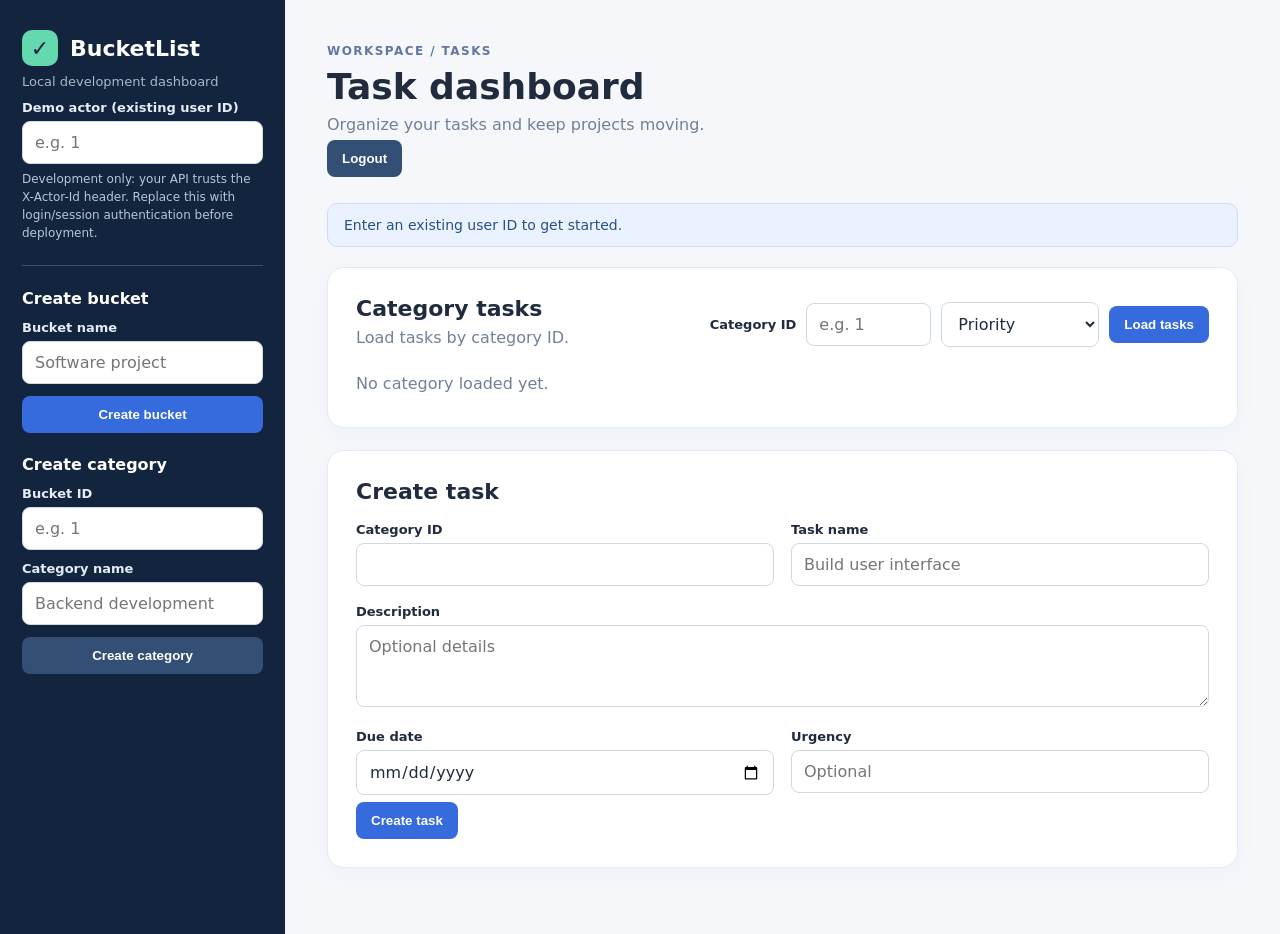
<file: frontend/index.html>
<!doctype html>
<html lang="en">

<head>
  <meta charset="UTF-8" />
  <meta name="viewport" content="width=device-width, initial-scale=1" />

  <title>BucketList · Task Dashboard</title>

  <link rel="stylesheet" href="style.css" />
  <script src="script.js" defer></script>
</head>

<body>

  <div class="layout">

    <!-- SIDEBAR -->
    <aside class="sidebar">

      <div class="brand">
        <span class="brand-icon">✓</span>
        <span>BucketList</span>
      </div>

      <p class="muted small">Local development dashboard</p>

      <label for="actorId">
        Demo actor (existing user ID)
      </label>

      <input
        type="number"
        min="1"
        id="actorId"
        placeholder="e.g. 1"
      />

      <p class="hint">
        Development only: your API trusts the X-Actor-Id header.
        Replace this with login/session authentication before deployment.
      </p>

      <div class="divider"></div>

      <!-- CREATE BUCKET -->
      <form id="bucketForm">

        <h3>Create bucket</h3>

        <label for="bucketName">Bucket name</label>

        <input
          id="bucketName"
          type="text"
          required
          placeholder="Software project"
        />

        <button type="submit">
          Create bucket
        </button>

      </form>

      <!-- CREATE CATEGORY -->
      <form id="categoryForm">

        <h3>Create category</h3>

        <label for="bucketId">Bucket ID</label>

        <input
          id="bucketId"
          type="number"
          min="1"
          required
          placeholder="e.g. 1"
        />

        <label for="categoryName">Category name</label>

        <input
          id="categoryName"
          type="text"
          required
          placeholder="Backend development"
        />

        <button type="submit" class="secondary">
          Create category
        </button>

      </form>

    </aside>

    <!-- MAIN DASHBOARD -->
    <main>

      <header class="page-header">

        <div>
          <div class="eyebrow">WORKSPACE / TASKS</div>

          <h1>Task dashboard</h1>

          <p class="muted">
            Organize your tasks and keep projects moving.
          </p>
        </div>
        <button id="logoutBtn" class="secondary">
          Logout
      </button>
      </header>

      <!-- STATUS MESSAGE -->
      <div
        id="status"
        class="status"
        role="status"
        aria-live="polite"
      >
        Enter an existing user ID to get started.
      </div>

      <!-- DISPLAY CATEGORY TASKS -->
      <section class="panel">

        <div class="row between wrap">

          <div>
            <h2>Category tasks</h2>

            <p class="muted">
              Load tasks by category ID.
            </p>
          </div>

          <div class="row wrap">

            <label class="compact" for="categoryId">
              Category ID
            </label>

            <input
              type="number"
              min="1"
              id="categoryId"
              placeholder="e.g. 1"
            />

            <!-- SORT TASKS -->
            <select id="sortBy" aria-label="Sort tasks">

              <option value="PRIORITY">
                Priority
              </option>

              <option value="DUEDATE">
                Due date
              </option>

              <option value="COMPLETION_STATUS">
                Completion
              </option>

            </select>

            <button id="loadTasks" type="button">
              Load tasks
            </button>

          </div>

        </div>

        <!-- CATEGORY PROGRESS -->
        <div id="progress" class="progress-line"></div>

        <!-- TASK LIST -->
        <div id="tasks" class="task-list">

          <p class="muted">
            No category loaded yet.
          </p>

        </div>

      </section>

      <!-- CREATE TASK -->
      <section class="panel">

        <h2>Create task</h2>

        <form id="taskForm" class="form-grid">

          <!-- CATEGORY -->
          <div>

            <label for="taskCategory">
              Category ID
            </label>

            <input
              id="taskCategory"
              type="number"
              min="1"
              required
            />

          </div>

          <!-- TASK NAME -->
          <div>

            <label for="taskName">
              Task name
            </label>

            <input
              id="taskName"
              type="text"
              required
              placeholder="Build user interface"
            />

          </div>

          <!-- DESCRIPTION -->
          <div class="full">

            <label for="taskDescription">
              Description
            </label>

            <textarea
              id="taskDescription"
              placeholder="Optional details"
            ></textarea>

          </div>

          <!-- DUE DATE -->
          <div>

            <label for="taskDueDate">
              Due date
            </label>

            <input
              id="taskDueDate"
              type="date"
            />

          </div>

          <!-- URGENCY -->
          <div>

            <label for="taskUrgency">
              Urgency
            </label>

            <input
              id="taskUrgency"
              type="number"
              placeholder="Optional"
            />

          </div>

          <!-- SUBMIT -->
          <div class="full">

            <button type="submit">
              Create task
            </button>

          </div>

        </form>

      </section>

    </main>

  </div>

</body>
</html>
</file>
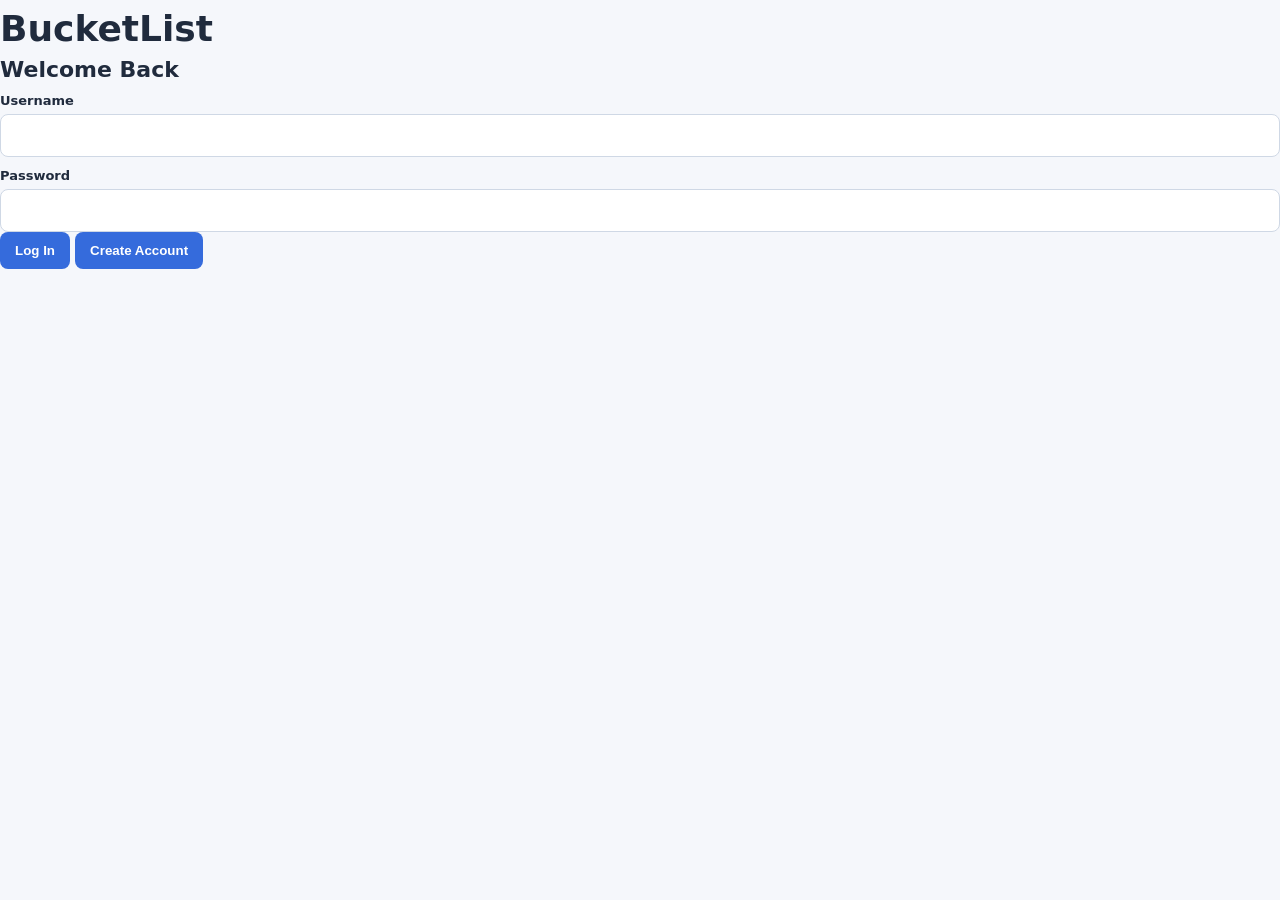
<file: frontend/login.html>
<!DOCTYPE html>
<html lang="en">
<head>
    <meta charset="UTF-8">
    <meta name="viewport"
          content="width=device-width, initial-scale=1.0">

    <title>BucketList - Login</title>
    <link rel="stylesheet" href="style.css">
    <script src="login.js" defer></script>
</head>

<body>
    <div class="login-container">
        <h1>BucketList</h1>
        <h2>Welcome Back</h2>

        <form id="loginForm">
            <label for="username">Username</label>
            <input
                type="text"
                id="username"
                autocomplete="username"
                required
            >

            <label for="password">Password</label>
            <input
                type="password"
                id="password"
                autocomplete="current-password"
                required
            >

            <button type="submit">Log In</button>
            <button
            type="button"
            id="registerBtn">
            Create Account
            </button>
        </form>

        <p id="errorMessage" role="alert"></p>
    </div>
</body>
</html>
</file>
<file: frontend/style.css>
/* ==========================================
   GLOBAL STYLES
========================================== */

:root {
    font-family: Inter, system-ui, -apple-system,
                 "Segoe UI", sans-serif;
    color: #202b3d;
    background: #f5f7fb;
    font-synthesis: none;
}

* {
    box-sizing: border-box;
}

body {
    margin: 0;
}

/* ==========================================
   MAIN LAYOUT
========================================== */

.layout {
    display: grid;
    grid-template-columns: 285px 1fr;
    min-height: 100vh;
}

/* ==========================================
   SIDEBAR
========================================== */

.sidebar {
    background: #13253e;
    color: white;
    padding: 30px 22px;
}

.brand {
    font-weight: 800;
    font-size: 22px;
    display: flex;
    align-items: center;
    gap: 12px;
    margin-bottom: 8px;
}

.brand-icon {
    display: grid;
    place-items: center;

    width: 36px;
    height: 36px;

    border-radius: 10px;
    background: #64d8ae;
    color: #13253e;
}

.sidebar .muted {
    color: #aab7c9;
}

.sidebar label {
    color: #e4ecf5;
}

.divider {
    height: 1px;
    background: #38506b;
    margin: 23px 0;
}

/* ==========================================
   MAIN CONTENT
========================================== */

main {
    max-width: 1150px;
    width: 100%;
    margin: 0 auto;
    padding: 44px 42px;
}

.page-header {
    margin-bottom: 26px;
}

.eyebrow {
    letter-spacing: 0.12em;
    color: #6276a0;
    font-size: 12px;
    font-weight: 800;
}

/* ==========================================
   TYPOGRAPHY
========================================== */

h1 {
    font-size: 36px;
    margin: 8px 0;
}

h2 {
    margin: 0 0 7px;
    font-size: 22px;
}

h3 {
    font-size: 16px;
    margin: 22px 0 12px;
}

p {
    margin: 6px 0;
}

.muted {
    color: #718099;
}

.small {
    font-size: 13px;
}

.hint {
    font-size: 12px;
    line-height: 1.5;
    color: #b7c5d9;
}

/* ==========================================
   DASHBOARD PANELS
========================================== */

.panel {
    background: #ffffff;
    border: 1px solid #e4eaf3;
    border-radius: 17px;

    padding: 28px;
    margin-bottom: 22px;

    box-shadow: 0 7px 24px #1a355008;
}

/* ==========================================
   FLEXBOX UTILITIES
========================================== */

.row {
    display: flex;
    gap: 10px;
    align-items: center;
}

.between {
    justify-content: space-between;
}

.wrap {
    flex-wrap: wrap;
}

/* ==========================================
   FORMS AND INPUT FIELDS
========================================== */

label {
    display: block;
    font-size: 13px;
    font-weight: 650;
    margin: 11px 0 6px;
}

label.compact {
    margin: 0;
}

input,
textarea,
select {
    width: 100%;

    border: 1px solid #cfd8e5;
    border-radius: 8px;

    padding: 11px 12px;

    font: inherit;

    background: #ffffff;
    color: #202b3d;
}

input:focus,
textarea:focus,
select:focus {
    outline: 2px solid #b9d1ff;
    border-color: #4881d6;
}

textarea {
    min-height: 82px;
    resize: vertical;
}

.row input {
    width: 125px;
}

.row select {
    width: 158px;
}

/* ==========================================
   BUTTONS
========================================== */

button {
    background: #356bdc;
    border: 0;
    border-radius: 8px;

    padding: 11px 15px;

    font-weight: 700;
    color: white;

    cursor: pointer;
}

button:hover {
    background: #2756b8;
}

button.secondary {
    background: #334f76;
}

.sidebar button {
    width: 100%;
    margin-top: 12px;
}

/* ==========================================
   STATUS MESSAGES
========================================== */

.status {
    background: #eaf2ff;
    border: 1px solid #cadcff;
    color: #295085;

    padding: 13px 16px;
    margin-bottom: 20px;

    border-radius: 10px;
    font-size: 14px;
}

/* Error message */

.status.error {
    background: #fff1f0;
    border-color: #ffc7c2;
    color: #8d2f29;
}

/* Success message */

.status.success {
    background: #e6f8f0;
    border-color: #b8ead5;
    color: #176047;
}

/* ==========================================
   CATEGORY PROGRESS
========================================== */

.progress-line {
    color: #53647e;
    font-size: 13px;
    margin: 15px 0;
}

/* ==========================================
   TASK LIST
========================================== */

.task-list {
    display: grid;
    gap: 12px;
}

.task {
    border: 1px solid #e4eaf2;
    border-radius: 12px;
    padding: 18px;
}

/* Completed tasks */

.task.done {
    background: #f0faf5;
}

.task-title {
    font-weight: 750;
    font-size: 17px;
}

/* Task information badges */

.badge {
    font-size: 12px;
    color: #486388;
    background: #eaf0fa;

    border-radius: 999px;

    padding: 5px 10px;

    display: inline-block;
    margin-left: 8px;
}

.task-info {
    font-size: 13px;
    color: #65748a;
    margin: 10px 0;
}

/* ==========================================
   TASK ACTIONS
========================================== */

.task-actions {
    display: flex;
    gap: 8px;
    flex-wrap: wrap;
    margin: 12px 0;
}

.task-actions button {
    font-size: 12px;
    padding: 8px 11px;
}

/* Complete task button */

.task-actions button.complete {
    background: #19835d;
}

/* ==========================================
   SUBTASKS AND NOTES
========================================== */

.subtask-list {
    margin: 10px 0 0;
    padding-left: 22px;
    color: #52647e;
}

.notes {
    white-space: pre-wrap;
    font-size: 13px;
    color: #52647e;
    margin-top: 8px;
}

/* ==========================================
   CREATE TASK FORM
========================================== */

.form-grid {
    display: grid;
    grid-template-columns: 1fr 1fr;
    gap: 7px 17px;
}

.full {
    grid-column: 1 / -1;
}

/* ==========================================
   RESPONSIVE DESIGN
========================================== */

@media (max-width: 820px) {

    .layout {
        grid-template-columns: 1fr;
    }

    .sidebar {
        padding: 22px;
    }

    main {
        padding: 22px;
    }

    .form-grid {
        grid-template-columns: 1fr;
    }

    .row input,
    .row select {
        width: 100%;
    }

    .row {
        align-items: stretch;
    }

    .row.wrap {
        width: 100%;
    }
}
</file>
